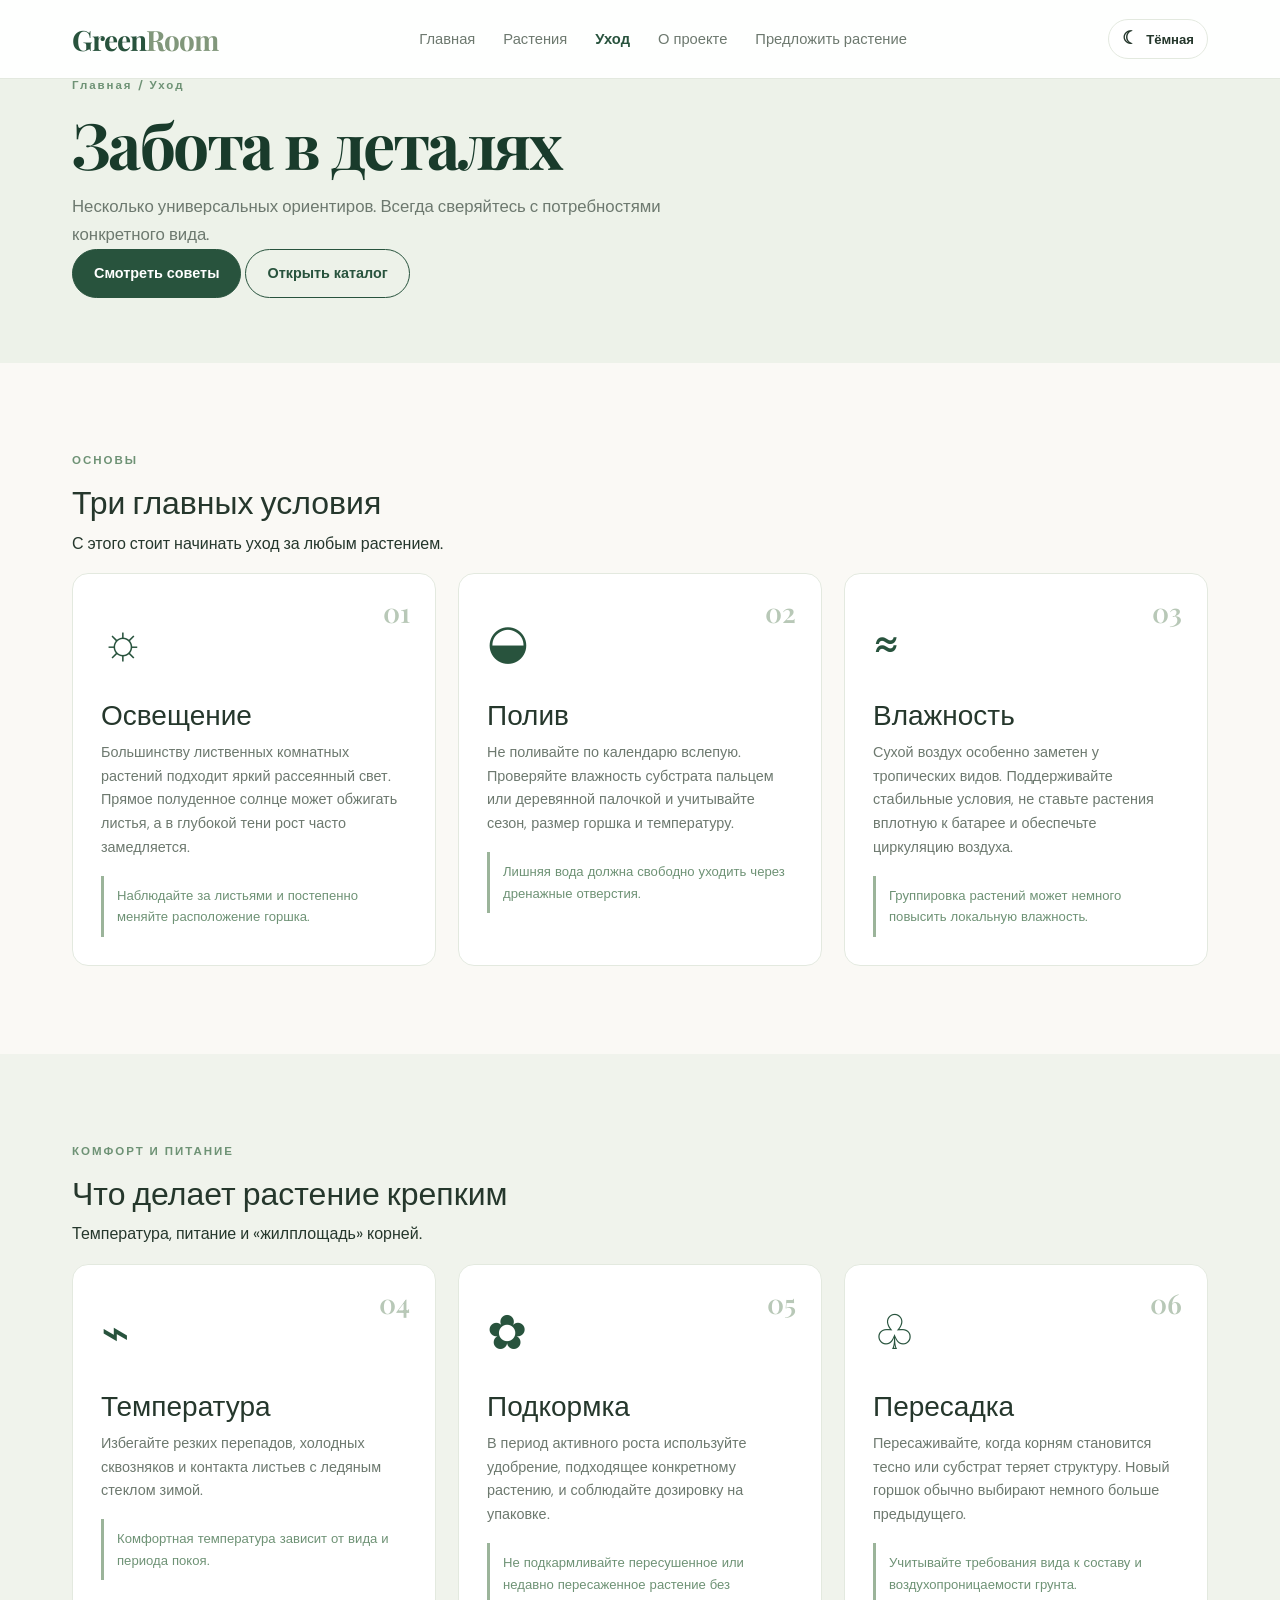
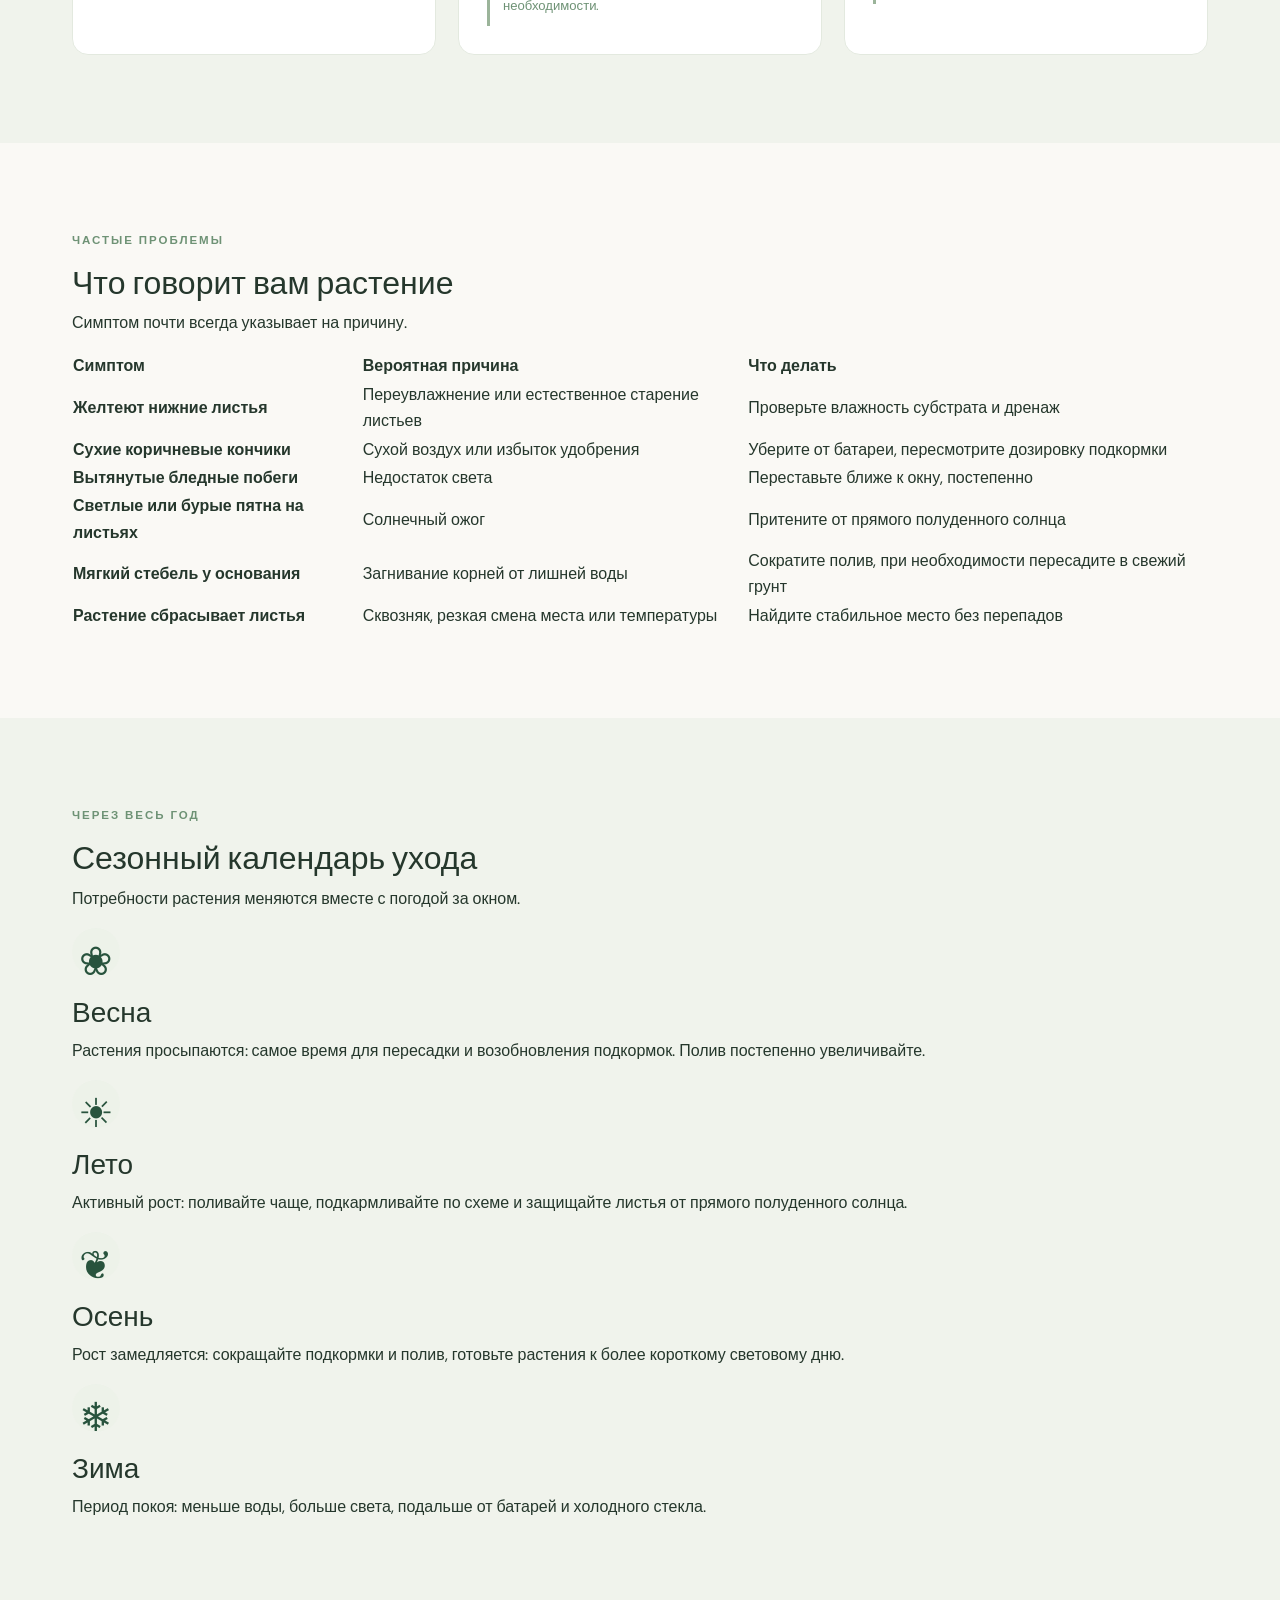
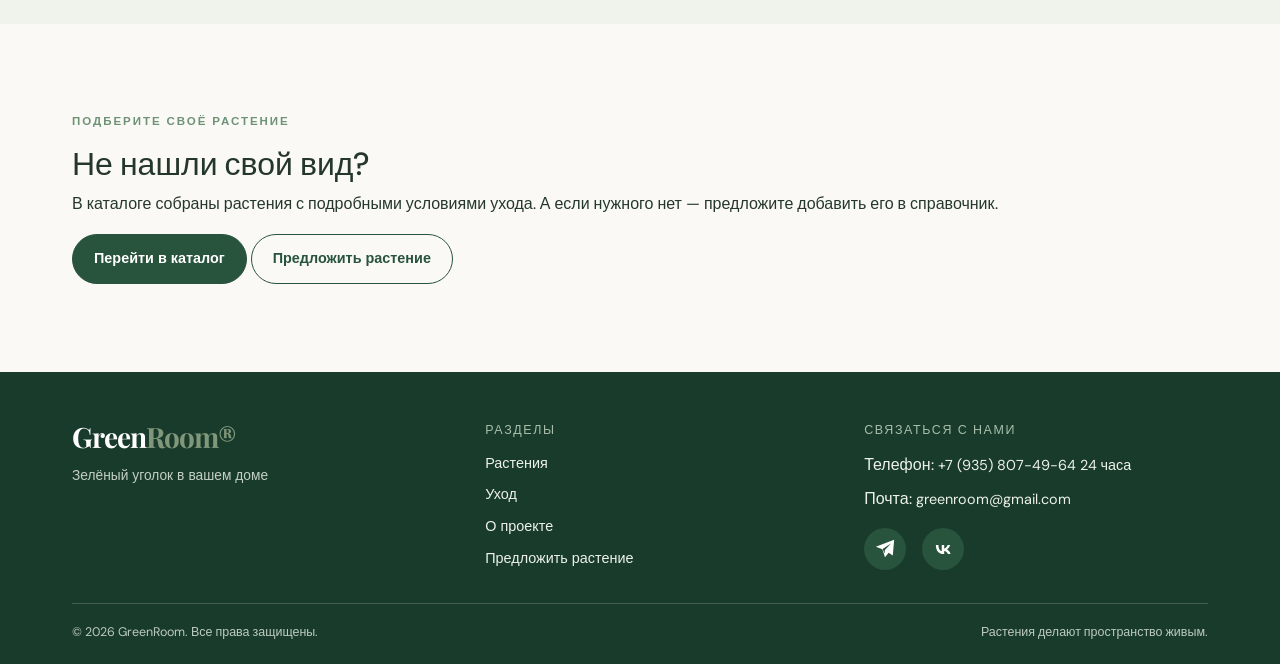
<file: care.html>
<!doctype html>
<html lang="ru">
<head>
  <meta charset="utf-8"><meta name="viewport" content="width=device-width, initial-scale=1">
  <meta name="description" content="Базовые советы по уходу за комнатными растениями.">
  <title>Советы по уходу — GreenRoom</title>
  <link rel="preconnect" href="https://fonts.googleapis.com"><link rel="preconnect" href="https://fonts.gstatic.com" crossorigin>
  <link href="https://fonts.googleapis.com/css2?family=DM+Sans:wght@400;500;600;700&family=Playfair+Display:wght@600;700&display=swap" rel="stylesheet">
  <link href="https://cdn.jsdelivr.net/npm/bootstrap@5.3.3/dist/css/bootstrap.min.css" rel="stylesheet">
  <link rel="stylesheet" href="css/styles.css"><script src="js/main.js" defer></script>
</head>
<body><div id="site-header"></div>
<main>

  <!-- ЭКРАН 1. Заглавный -->
  <section class="page-hero screen">
    <div class="container">
      <nav class="eyebrow" aria-label="Хлебные крошки">
        <a href="index.html">Главная</a>
        <span>/</span>
        <span>Уход</span>
      </nav>
      <h1>Забота в деталях</h1>
      <p>Несколько универсальных ориентиров. Всегда сверяйтесь с потребностями конкретного вида.</p>
      <div class="hero-actions">
        <a href="#basics" class="button">Смотреть советы</a>
        <a href="catalog.html" class="button button--light">Открыть каталог</a>
      </div>
    </div>
  </section>

  <!-- ЭКРАН 2. Основы: свет, полив, влажность -->
  <section id="basics" class="section screen">
    <div class="container">
      <div class="screen-heading">
        <span class="eyebrow">ОСНОВЫ</span>
        <h2>Три главных условия</h2>
        <p>С этого стоит начинать уход за любым растением.</p>
      </div>
      <div class="advice-grid">
        <article class="advice-card"><span class="advice-card__number">01</span><div class="advice-card__icon">☼</div><h3>Освещение</h3><p>Большинству лиственных комнатных растений подходит яркий рассеянный свет. Прямое полуденное солнце может обжигать листья, а в глубокой тени рост часто замедляется.</p><div class="advice-tip">Наблюдайте за листьями и постепенно меняйте расположение горшка.</div></article>
        <article class="advice-card"><span class="advice-card__number">02</span><div class="advice-card__icon">◒</div><h3>Полив</h3><p>Не поливайте по календарю вслепую. Проверяйте влажность субстрата пальцем или деревянной палочкой и учитывайте сезон, размер горшка и температуру.</p><div class="advice-tip">Лишняя вода должна свободно уходить через дренажные отверстия.</div></article>
        <article class="advice-card"><span class="advice-card__number">03</span><div class="advice-card__icon">≈</div><h3>Влажность</h3><p>Сухой воздух особенно заметен у тропических видов. Поддерживайте стабильные условия, не ставьте растения вплотную к батарее и обеспечьте циркуляцию воздуха.</p><div class="advice-tip">Группировка растений может немного повысить локальную влажность.</div></article>
      </div>
    </div>
  </section>

  <!-- ЭКРАН 3. Комфорт и питание: температура, подкормка, пересадка -->
  <section id="comfort" class="section section--soft screen">
    <div class="container">
      <div class="screen-heading">
        <span class="eyebrow">КОМФОРТ И ПИТАНИЕ</span>
        <h2>Что делает растение крепким</h2>
        <p>Температура, питание и «жилплощадь» корней.</p>
      </div>
      <div class="advice-grid">
        <article class="advice-card"><span class="advice-card__number">04</span><div class="advice-card__icon">⌁</div><h3>Температура</h3><p>Избегайте резких перепадов, холодных сквозняков и контакта листьев с ледяным стеклом зимой.</p><div class="advice-tip">Комфортная температура зависит от вида и периода покоя.</div></article>
        <article class="advice-card"><span class="advice-card__number">05</span><div class="advice-card__icon">✿</div><h3>Подкормка</h3><p>В период активного роста используйте удобрение, подходящее конкретному растению, и соблюдайте дозировку на упаковке.</p><div class="advice-tip">Не подкармливайте пересушенное или недавно пересаженное растение без необходимости.</div></article>
        <article class="advice-card"><span class="advice-card__number">06</span><div class="advice-card__icon">♧</div><h3>Пересадка</h3><p>Пересаживайте, когда корням становится тесно или субстрат теряет структуру. Новый горшок обычно выбирают немного больше предыдущего.</p><div class="advice-tip">Учитывайте требования вида к составу и воздухопроницаемости грунта.</div></article>
      </div>
    </div>
  </section>

  <!-- ЭКРАН 4. Частые проблемы -->
  <section id="problems" class="section screen">
    <div class="container">
      <div class="screen-heading">
        <span class="eyebrow">ЧАСТЫЕ ПРОБЛЕМЫ</span>
        <h2>Что говорит вам растение</h2>
        <p>Симптом почти всегда указывает на причину.</p>
      </div>
      <div class="table-wrap">
        <table class="problems-table">
          <thead>
            <tr><th scope="col">Симптом</th><th scope="col">Вероятная причина</th><th scope="col">Что делать</th></tr>
          </thead>
          <tbody>
            <tr><th scope="row">Желтеют нижние листья</th><td>Переувлажнение или естественное старение листьев</td><td>Проверьте влажность субстрата и дренаж</td></tr>
            <tr><th scope="row">Сухие коричневые кончики</th><td>Сухой воздух или избыток удобрения</td><td>Уберите от батареи, пересмотрите дозировку подкормки</td></tr>
            <tr><th scope="row">Вытянутые бледные побеги</th><td>Недостаток света</td><td>Переставьте ближе к окну, постепенно</td></tr>
            <tr><th scope="row">Светлые или бурые пятна на листьях</th><td>Солнечный ожог</td><td>Притените от прямого полуденного солнца</td></tr>
            <tr><th scope="row">Мягкий стебель у основания</th><td>Загнивание корней от лишней воды</td><td>Сократите полив, при необходимости пересадите в свежий грунт</td></tr>
            <tr><th scope="row">Растение сбрасывает листья</th><td>Сквозняк, резкая смена места или температуры</td><td>Найдите стабильное место без перепадов</td></tr>
          </tbody>
        </table>
      </div>
    </div>
  </section>

  <!-- ЭКРАН 5. Сезонный календарь -->
  <section id="seasons" class="section section--soft screen">
    <div class="container">
      <div class="screen-heading">
        <span class="eyebrow">ЧЕРЕЗ ВЕСЬ ГОД</span>
        <h2>Сезонный календарь ухода</h2>
        <p>Потребности растения меняются вместе с погодой за окном.</p>
      </div>
      <div class="season-grid">
        <article class="season-card"><div class="feature-card__icon">❀</div><h3>Весна</h3><p>Растения просыпаются: самое время для пересадки и возобновления подкормок. Полив постепенно увеличивайте.</p></article>
        <article class="season-card"><div class="feature-card__icon">☀</div><h3>Лето</h3><p>Активный рост: поливайте чаще, подкармливайте по схеме и защищайте листья от прямого полуденного солнца.</p></article>
        <article class="season-card"><div class="feature-card__icon">❦</div><h3>Осень</h3><p>Рост замедляется: сокращайте подкормки и полив, готовьте растения к более короткому световому дню.</p></article>
        <article class="season-card"><div class="feature-card__icon">❄</div><h3>Зима</h3><p>Период покоя: меньше воды, больше света, подальше от батарей и холодного стекла.</p></article>
      </div>
    </div>
  </section>

  <!-- ЭКРАН 6. Призыв к действию -->
  <section id="cta" class="section screen">
    <div class="container">
      <div class="screen-heading screen-heading--cta">
        <span class="eyebrow">ПОДБЕРИТЕ СВОЁ РАСТЕНИЕ</span>
        <h2>Не нашли свой вид?</h2>
        <p>В каталоге собраны растения с подробными условиями ухода. А если нужного нет — предложите добавить его в справочник.</p>
        <div class="hero-actions hero-actions--center">
          <a href="catalog.html" class="button">Перейти в каталог</a>
          <a href="about.html#suggest" class="button button--light">Предложить растение</a>
        </div>
      </div>
    </div>
  </section>

</main><div id="site-footer"></div></body></html>
</file>
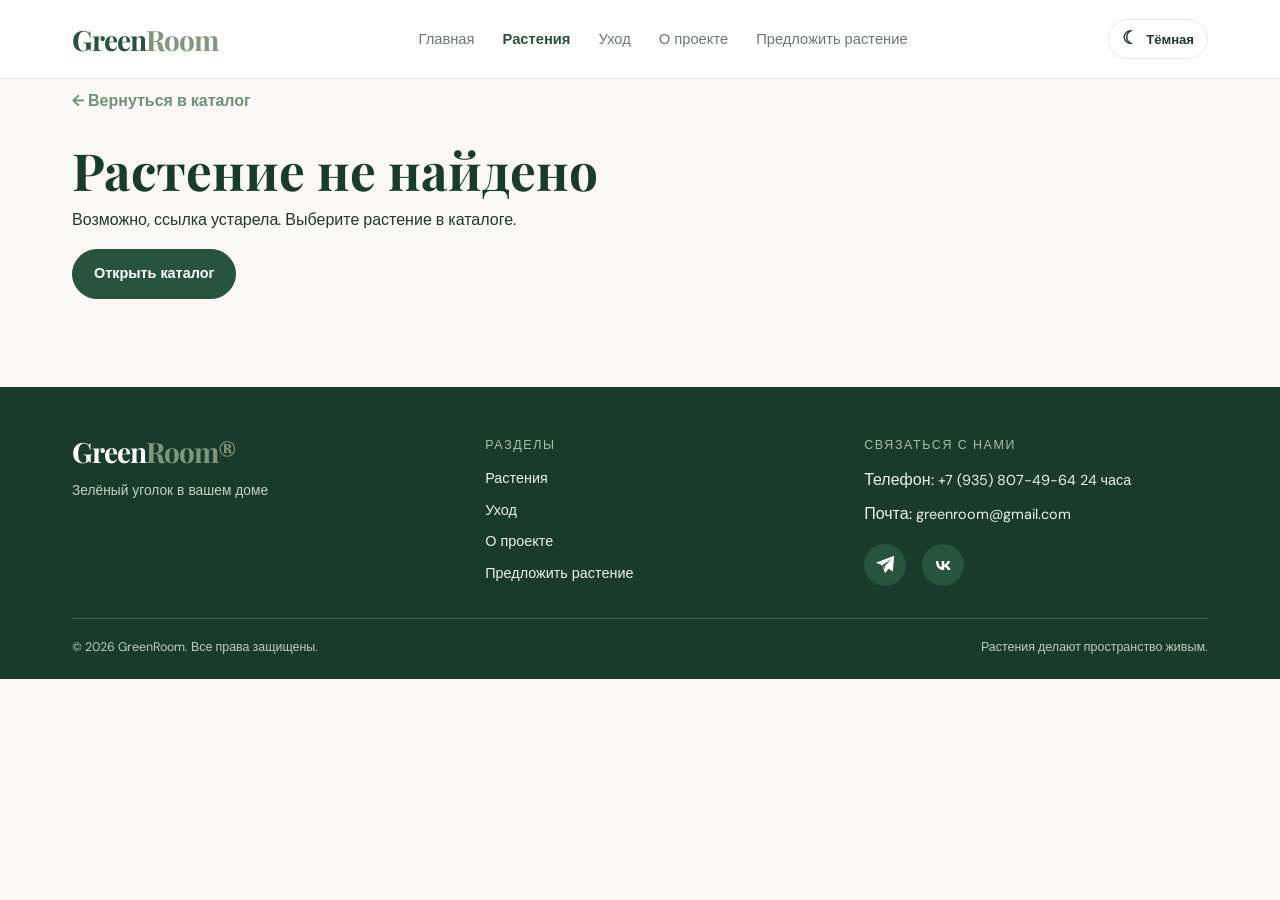
<file: plant.html>
<!doctype html>
<html lang="ru">
<head>
  <meta charset="utf-8"><meta name="viewport" content="width=device-width, initial-scale=1">
  <meta name="description" content="Карточка комнатного растения — GreenRoom.">
  <title>Растение — GreenRoom</title>
  <link rel="preconnect" href="https://fonts.googleapis.com"><link rel="preconnect" href="https://fonts.gstatic.com" crossorigin>
  <link href="https://fonts.googleapis.com/css2?family=DM+Sans:wght@400;500;600;700&family=Playfair+Display:wght@600;700&display=swap" rel="stylesheet">
  <link href="https://cdn.jsdelivr.net/npm/bootstrap@5.3.3/dist/css/bootstrap.min.css" rel="stylesheet">
  <link rel="stylesheet" href="css/styles.css"><script src="js/plants.js" defer></script><script src="js/main.js" defer></script><script src="js/plant-detail.js" defer></script>
</head>
<body><div id="site-header"></div>
<main id="plant-detail" class="section"><div class="container"><p>Загружаем карточку растения…</p></div></main>
<div id="site-footer"></div></body></html>
</file>
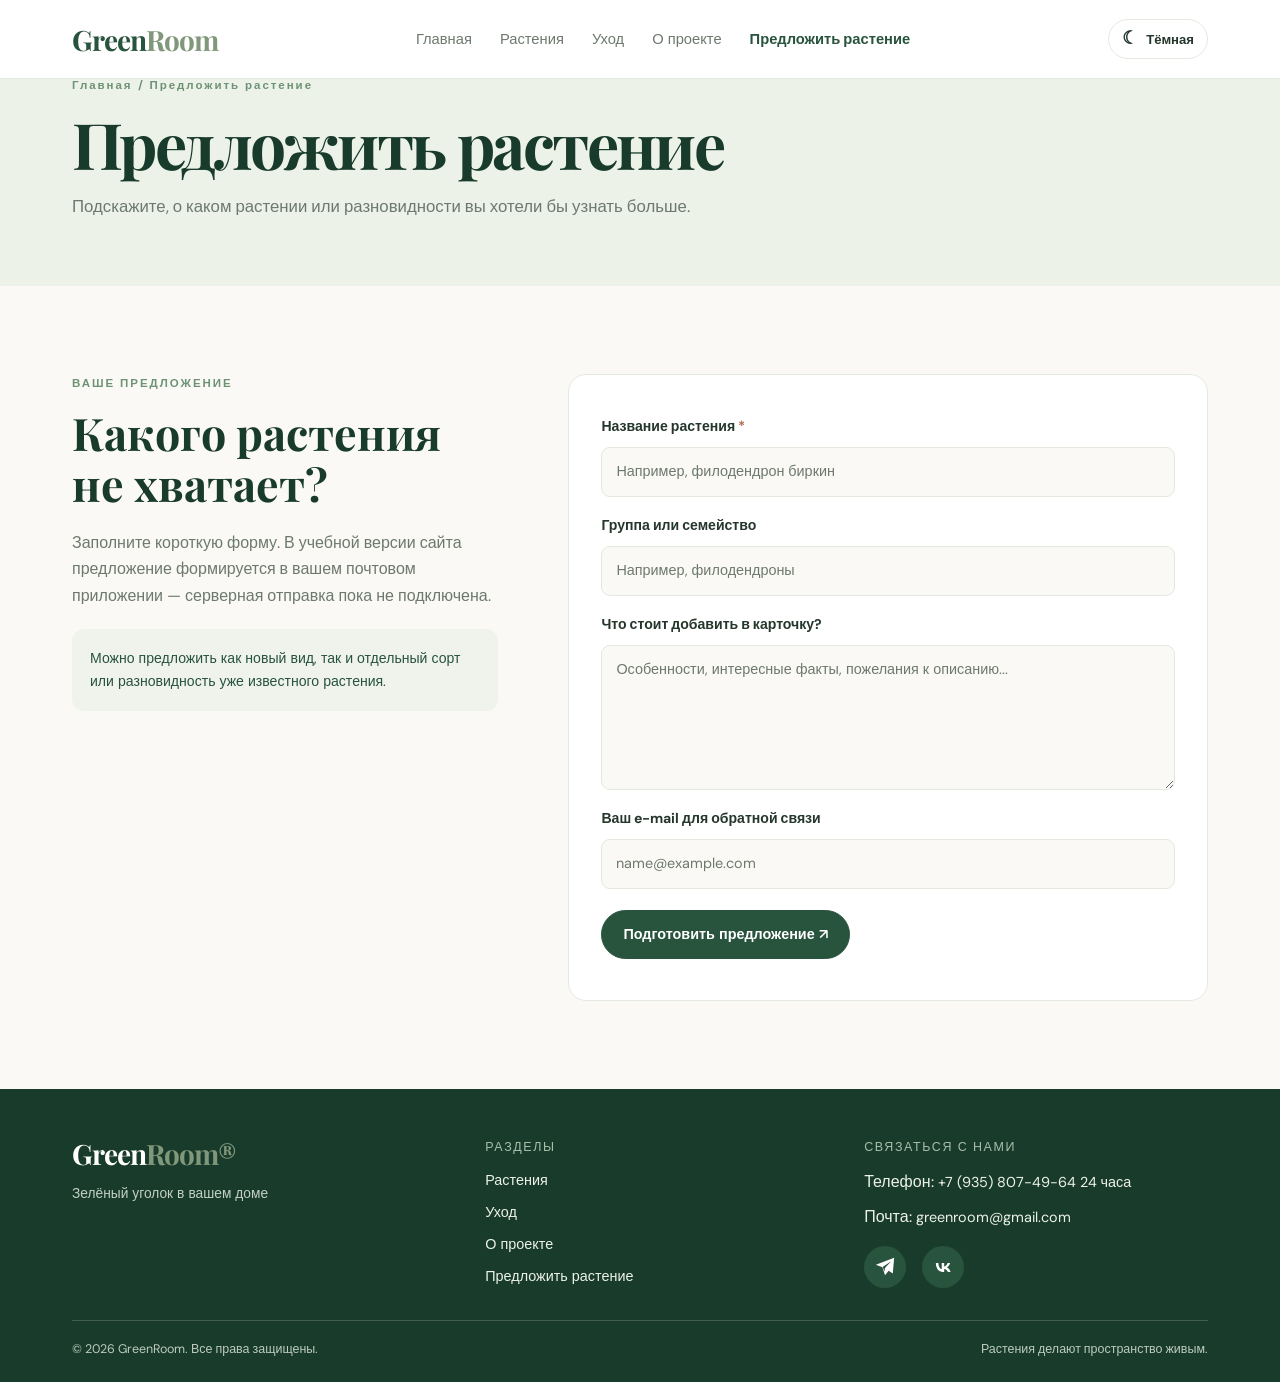
<file: suggest.html>
<!doctype html>
<html lang="ru">
<head>
  <meta charset="utf-8"><meta name="viewport" content="width=device-width, initial-scale=1">
  <meta name="description" content="Предложить растение для справочника GreenRoom.">
  <title>Предложить растение — GreenRoom</title>
  <link rel="preconnect" href="https://fonts.googleapis.com"><link rel="preconnect" href="https://fonts.gstatic.com" crossorigin>
  <link href="https://fonts.googleapis.com/css2?family=DM+Sans:wght@400;500;600;700&family=Playfair+Display:wght@600;700&display=swap" rel="stylesheet">
  <link href="https://cdn.jsdelivr.net/npm/bootstrap@5.3.3/dist/css/bootstrap.min.css" rel="stylesheet">
  <link rel="stylesheet" href="css/styles.css"><script src="js/main.js" defer></script><script src="js/suggest.js" defer></script>
</head>
<body><div id="site-header"></div>
<main>
  <section class="page-hero"><div class="container"><nav class="eyebrow" aria-label="Хлебные крошки">
  <a href="index.html">Главная</a>
  <span>/</span>
  <span>Предложить растение</span>
</nav><h1>Предложить растение</h1><p>Подскажите, о каком растении или разновидности вы хотели бы узнать больше.</p></div></section>
  <section class="section"><div class="container form-layout">
    <div class="form-intro"><span class="eyebrow">ВАШЕ ПРЕДЛОЖЕНИЕ</span><h2>Какого растения не хватает?</h2><p>Заполните короткую форму. В учебной версии сайта предложение формируется в вашем почтовом приложении — серверная отправка пока не подключена.</p><div class="form-note">Можно предложить как новый вид, так и отдельный сорт или разновидность уже известного растения.</div></div>
    <form class="suggest-form" id="suggest-form">
      <label for="plant-name">Название растения <span>*</span></label><input id="plant-name" name="plant" required placeholder="Например, филодендрон биркин">
      <label for="plant-group">Группа или семейство</label><input id="plant-group" name="group" placeholder="Например, филодендроны">
      <label for="plant-info">Что стоит добавить в карточку?</label><textarea id="plant-info" name="details" rows="5" placeholder="Особенности, интересные факты, пожелания к описанию..."></textarea>
      <label for="sender-email">Ваш e-mail для обратной связи</label><input id="sender-email" name="email" type="email" placeholder="name@example.com">
      <button class="button" type="submit">Подготовить предложение ↗</button>
      <p class="form-status" id="form-status" aria-live="polite"></p>
    </form>
  </div></section>
</main><div id="site-footer"></div></body></html>
</file>
<file: css/styles.css>
/* GreenRoom — общие стили сайта */
:root{--green:#28533d;--green-dark:#193b2b;--green-mid:#6e9275;--pale:#edf2e9;--cream:#faf9f5;--ink:#25372c;--muted:#6d796f;--line:#e3e9df;--white:#fff;--serif:"Playfair Display",Georgia,serif;--sans:"DM Sans",Arial,sans-serif}
*{box-sizing:border-box}html{scroll-behavior:smooth;scroll-padding-top:90px}body{margin:0;background:var(--cream);color:var(--ink);font-family:var(--sans);line-height:1.65}a{color:inherit;text-decoration:none}img{display:block;max-width:100%}.container{max-width:1160px}
.site-header{position:fixed;top:0;left: 0;width: 100%;z-index:1000;background:rgba(255,255,255,.96);border-bottom:1px solid rgba(40,83,61,.08);backdrop-filter:blur(12px)}.header-inner{min-height:78px;display:flex;align-items:center;justify-content:space-between;gap:24px}.brand{font:700 1.75rem var(--serif);color:var(--green);letter-spacing:-1px}.brand span{color:#81977b}.main-nav{display:flex;align-items:center;gap:28px}.main-nav a{font-size:.92rem;color:#526157;transition:color .2s}.main-nav a:hover,.main-nav a.active{color:var(--green);font-weight:700}.nav-toggle{display:none;border:1px solid var(--line);background:white;border-radius:10px;padding:8px 12px;color:var(--green)}
.hero{background:var(--pale);overflow:hidden}.hero__inner{min-height:570px;display:grid;grid-template-columns:1fr 1fr;align-items:center;gap:48px;padding-top:55px;padding-bottom:75px;position:relative}.hero__copy{max-width:550px}.eyebrow{display:block;color:var(--green-mid);font-size:.72rem;font-weight:700;letter-spacing:.17em;margin-bottom:14px}.hero h1,.page-hero h1{font:700 clamp(2.7rem,5vw,4.7rem)/1.08 var(--serif);letter-spacing:-.04em;color:var(--green-dark);margin:0 0 22px}.hero h1 em{color:#789678;font-weight:600}.hero__copy p{font-size:1.08rem;color:#5d6b60;max-width:500px;margin-bottom:28px}.button{display:inline-flex;align-items:center;justify-content:center;gap:12px;padding:12px 21px;border:1px solid var(--green);border-radius:30px;background:var(--green);color:white;font-weight:600;font-size:.9rem;transition:.2s}.button:hover{background:var(--green-dark);border-color:var(--green-dark);color:white;transform:translateY(-1px)}.button--light{background:transparent;color:var(--green)}.button--light:hover{color:white}.hero__visual{min-height:390px;border-radius:48% 48% 16px 16px}.hero__note{position:absolute;bottom:24px;left:12px;right:12px;display:flex;justify-content:space-between;color:#7b897d;font-size:.75rem;letter-spacing:.08em}
.image-placeholder{position:relative;display:flex;align-items:center;justify-content:center;overflow:hidden;background:linear-gradient(135deg,#dfe9dc,#f2f3e9 55%,#d4e1d2);border:1px solid #cfddce;color:#66806a;text-align:center}.image-placeholder:before,.plant-image:before{content:"";position:absolute;inset:12%;border:1px dashed rgba(67,105,72,.35);border-radius:inherit;pointer-events:none}.image-placeholder span{position:relative;padding:10px 16px;border-radius:30px;background:rgba(255,255,255,.72);font-size:.78rem;font-weight:600;letter-spacing:.04em}.section{padding:88px 0}.section--soft{background:#f0f3ec}.section-heading{display:flex;justify-content:space-between;align-items:end;gap:28px;margin-bottom:34px}.section-heading h2,.about-strip h2,.about-layout h2,.form-intro h2{font:700 clamp(2rem,3.5vw,3rem)/1.15 var(--serif);color:var(--green-dark);margin:0}.section-heading>p{max-width:350px;color:var(--muted);margin:0}.section-heading--row{align-items:end}.feature-grid{display:grid;grid-template-columns:repeat(3,1fr);gap:22px}.feature-card{padding:30px;border:1px solid var(--line);border-radius:16px;background:#fff;min-height:235px}.feature-card__icon{display:grid;place-items:center;width:48px;height:48px;border-radius:50%;background:var(--pale);color:var(--green);font-size:2.5rem;margin-bottom:20px}.feature-card h3{font:600 1.3rem var(--serif);margin-bottom:8px}.feature-card p{color:var(--muted);font-size:.92rem}.text-link{color:var(--green);font-weight:700;font-size:.9rem}.text-link:hover{text-decoration:underline;text-underline-offset:4px}
.plant-grid{display:grid;grid-template-columns:repeat(4,minmax(0,1fr));gap:24px}.plant-card{background:white;border:1px solid var(--line);border-radius:15px;overflow:hidden;transition:transform .2s,box-shadow .2s;min-width:0}.plant-card:hover{transform:translateY(-4px);box-shadow:0 14px 32px rgba(31,57,40,.09)}.plant-image{height:220px;position:relative;display:flex;align-items:center;justify-content:center;overflow:hidden;background:linear-gradient(145deg,#e1eadf,#f4f3e9);border-bottom:1px solid var(--line);color:#718b73}.plant-image span{font-size:.78rem;font-weight:600;background:rgba(255,255,255,.75);padding:8px 13px;border-radius:30px;z-index:1}.plant-image img{width:100%;height:100%;object-fit:cover;position:absolute;inset:0}.plant-card__body{padding:18px}.plant-card__group{color:#819080;font-size:.7rem;text-transform:uppercase;letter-spacing:.12em;font-weight:700}.plant-card h3{font:600 1.25rem var(--serif);margin:7px 0}.plant-card p{font-size:.87rem;color:var(--muted);min-height:46px;margin-bottom:13px}.plant-card .text-link{display:inline-block}
.about-strip{display:grid;grid-template-columns:1fr 1fr;gap:64px;align-items:center}.about-strip__visual{min-height:350px;border-radius:18px}.about-strip__copy p,.about-layout p{color:var(--muted);margin:20px 0 25px}.page-hero{padding:76px 0 65px;background:var(--pale)}.page-hero h1{font-size:clamp(2.6rem,5vw,4rem);margin-bottom:15px}.page-hero p{max-width:620px;color:var(--muted);font-size:1.05rem;margin:0}
.site-footer{background:var(--green-dark);color:#edf2e9;padding:46px 0 22px}.footer-main{display:grid;grid-template-columns:1.1fr 1fr 1fr;gap:35px;padding-bottom:32px}.brand--footer{color:white}.footer-tagline{color:#c3d0c4;font-size:.86rem;margin:8px 0 0}.footer-title{font-size:.78rem;text-transform:uppercase;letter-spacing:.13em;color:#a8bea9;margin:5px 0 14px}.footer-links{display:flex;flex-direction:column;gap:8px}.footer-links a,.footer-contact a{font-size:.9rem;color:#edf2e9}.footer-links a:hover,.footer-contact a:hover{text-decoration:underline}.footer-contact p{margin:0 0 8px}.footer-bottom{border-top:1px solid rgba(255,255,255,.18);padding-top:18px;display:flex;justify-content:space-between;gap:20px;color:#bdcbbf;font-size:.78rem}
.back-to-top{position:fixed;right:24px;bottom:24px;z-index:900;width:48px;height:48px;border:0;border-radius:50%;background:var(--green);color:white;font-size:1.3rem;box-shadow:0 8px 22px #193b2b33;opacity:0;visibility:hidden;transform:translateY(10px);transition:.2s}.back-to-top.is-visible{opacity:1;visibility:visible;transform:translateY(0)}.back-to-top:hover{background:var(--green-dark)}
.catalog-tools{display:flex;align-items:center;justify-content:space-between;gap:20px;flex-wrap:wrap;margin-bottom:22px}.search-box{display:flex;align-items:center;gap:10px;background:#fff;border:1px solid var(--line);border-radius:30px;padding:0 18px;min-width:min(100%,320px);height:48px;color:#78907b}.search-box input{border:0;outline:0;background:transparent;width:100%;font:inherit;font-size:.9rem}.filter-list{display:flex;flex-wrap:wrap;gap:8px}.filter-chip{border:1px solid var(--line);border-radius:30px;background:white;padding:9px 15px;color:#617064;font:600 .82rem var(--sans);cursor:pointer}.filter-chip.active,.filter-chip:hover{background:var(--green);border-color:var(--green);color:white}.results-count{color:var(--muted);font-size:.85rem;margin-bottom:18px}.empty-state{text-align:center;padding:50px;color:var(--muted);border:1px dashed #bdcdbd;border-radius:14px}.suggest-banner{margin-top:65px;padding:32px 36px;border-radius:18px;background:var(--pale);display:flex;align-items:center;justify-content:space-between;gap:24px}.suggest-banner h2{font:600 1.8rem var(--serif);color:var(--green-dark);margin:0 0 8px}.suggest-banner p{color:var(--muted);margin:0}
.advice-grid{display:grid;grid-template-columns:repeat(3,1fr);gap:22px}.advice-card{position:relative;background:white;border:1px solid var(--line);border-radius:16px;padding:28px;min-height:320px}.advice-card__number{position:absolute;right:25px;top:20px;color:#b8c8b7;font:600 1.7rem var(--serif)}.advice-card__icon{font-size:3rem;color:var(--green);margin-bottom:18px}.advice-card h2{font:600 1.4rem var(--serif);color:var(--green-dark)}.advice-card p{color:var(--muted);font-size:.9rem}.advice-tip{border-left:3px solid #9bb49a;padding:9px 0 9px 13px;color:var(--green);font-size:.82rem;margin-top:16px}
.about-layout{display:grid;grid-template-columns:1fr 1fr;gap:65px;align-items:center}.about-photo{min-height:430px;border-radius:18px}
.form-layout{display:grid;grid-template-columns:.8fr 1.2fr;gap:70px;align-items:start}.form-intro p{color:var(--muted);margin:20px 0}.form-note{background:var(--pale);padding:18px;border-radius:12px;color:var(--green);font-size:.88rem}.suggest-form{background:white;border:1px solid var(--line);border-radius:18px;padding:32px;display:flex;flex-direction:column;gap:9px}.suggest-form label{font-weight:700;font-size:.88rem;margin-top:8px}.suggest-form label span{color:#b46b55}.suggest-form input,.suggest-form textarea{width:100%;border:1px solid #dce4da;border-radius:9px;padding:12px 14px;font:inherit;font-size:.9rem;outline:none;background:#fdfefc}.suggest-form input:focus,.suggest-form textarea:focus{border-color:#789678;box-shadow:0 0 0 3px #78967822}.suggest-form textarea{resize:vertical}.suggest-form button{align-self:flex-start;margin-top:12px}.form-status{font-size:.85rem;color:var(--green);margin:0}
.plant-detail__top{display:grid;grid-template-columns:.9fr 1.1fr;gap:55px;align-items:center;margin-bottom:55px}.plant-detail__image{height:440px;border-radius:18px}.plant-detail__title{font:700 clamp(2.4rem,4vw,3.8rem)/1.1 var(--serif);color:var(--green-dark);margin:0 0 8px}.plant-detail__latin{color:#829083;font-style:italic;margin-bottom:18px}.plant-detail__description{color:var(--muted);font-size:1.02rem}.plant-detail__group{display:inline-block;border-radius:30px;background:var(--pale);color:var(--green);padding:6px 13px;font-size:.78rem;font-weight:700;margin-bottom:18px}.care-panel{background:#f0f3ec;border-radius:18px;padding:34px}.care-panel h2{font:600 2rem var(--serif);color:var(--green-dark);margin-bottom:8px}.care-panel>p{color:var(--muted);margin-bottom:28px}.care-metrics{display:grid;grid-template-columns:repeat(2,1fr);gap:22px}.metric{background:white;border:1px solid var(--line);border-radius:13px;padding:20px}.metric__head{display:flex;justify-content:space-between;gap:10px;align-items:center;margin-bottom:12px}.metric__name{font-weight:700}.metric__value{font-size:.78rem;color:var(--green);font-weight:700}.segmented-bar{display:grid;grid-template-columns:repeat(5,1fr);gap:5px;margin-bottom:10px}.segment{height:9px;border-radius:5px;background:#e5ebe2}.segment.filled{background:#6f9875}.metric small{color:var(--muted);font-size:.8rem}.plant-note{margin-top:24px;padding:18px 20px;background:white;border-radius:12px;color:#5f6f62;font-size:.88rem}.detail-back{display:inline-block;margin-bottom:28px;color:var(--green);font-weight:700}
@media(max-width:900px){.plant-grid{grid-template-columns:repeat(2,minmax(0,1fr))}.hero__inner{gap:25px}.hero__visual{min-height:330px}.footer-main{grid-template-columns:1fr 1fr}.footer-brand{grid-column:1/-1}.advice-grid{grid-template-columns:repeat(2,1fr)}.form-layout{gap:35px}.plant-detail__top{gap:30px}}
@media(max-width:700px){.header-inner{min-height:70px;flex-wrap:wrap}.nav-toggle{display:block}.main-nav{display:none;order:3;width:100%;padding:0 0 17px;flex-direction:column;align-items:flex-start;gap:13px}.main-nav.is-open{display:flex}.hero__inner{grid-template-columns:1fr;padding-top:55px;padding-bottom:75px}.hero__visual{min-height:270px;grid-row:1}.hero__copy{grid-row:2}.hero__note{bottom:20px}.section{padding:62px 0}.section-heading,.section-heading--row{align-items:flex-start;flex-direction:column}.feature-grid,.about-strip,.about-layout,.form-layout,.plant-detail__top{grid-template-columns:1fr}.about-strip{gap:30px}.about-strip__visual{min-height:260px}.advice-grid{grid-template-columns:1fr}.advice-card{min-height:0}.footer-main{grid-template-columns:1fr;gap:25px}.footer-brand{grid-column:auto}.footer-bottom{flex-direction:column;gap:7px}.suggest-banner{align-items:flex-start;flex-direction:column;padding:26px}.plant-detail__image{height:320px}.care-metrics{grid-template-columns:1fr}.care-panel{padding:22px}.form-layout{gap:28px}.suggest-form{padding:23px}}
@media(max-width:480px){.plant-grid{grid-template-columns:1fr}.plant-image{height:245px}.filter-list{width:100%}.filter-chip{font-size:.76rem;padding:8px 11px}.search-box{width:100%}.hero h1{font-size:2.65rem}.back-to-top{right:15px;bottom:15px}}


/* Двухуровневый каталог: сначала род, затем виды */
.genus-card{display:flex;flex-direction:column;text-align:left;padding:0;background:#fff;border:1px solid var(--line);border-radius:16px;overflow:hidden;color:inherit;cursor:pointer;min-width:0;transition:transform .2s,box-shadow .2s}
.genus-card:hover{transform:translateY(-4px);box-shadow:0 14px 32px rgba(31,57,40,.09)}
.genus-card__visual{height:150px;display:flex;align-items:center;justify-content:center;background:linear-gradient(145deg,#e1eadf,#f4f3e9);font-size:3.5rem}
.genus-card__body{display:flex;flex-direction:column;align-items:flex-start;gap:7px;padding:18px}
.genus-card__body strong{font:600 1.35rem var(--serif);color:var(--green-dark)}
.genus-card__body small,.genus-card__examples{color:var(--muted);font-size:.82rem}
.genus-card__examples{min-height:38px}
.genus-card .text-link{font-size:.88rem;font-weight:700;color:var(--green);margin-top:5px}
.catalog-back{border:0;background:transparent;padding:0;margin:0 0 12px;font:700 .9rem var(--sans);cursor:pointer}
.plant-note+.plant-note{margin-top:12px}


/* Реальные фотографии растений */
.plant-image img,.plant-detail__image img,.genus-card__visual img,.hero__visual img{
  display:block;width:100%;height:100%;object-fit:cover;position:absolute;inset:0;
}
.plant-image img{transition:transform .35s ease}
.plant-card:hover .plant-image img{transform:scale(1.04)}
.plant-detail__image{position:relative;overflow:hidden;background:#e8eee5;border-radius:18px}
.genus-card__visual{position:relative;display:block;height:150px;overflow:hidden;padding:0}
.genus-card__visual img{object-position:center}
.hero__visual{position:relative;overflow:hidden}
.hero__visual img{object-position:center 45%}


/* Фотография на странице «О проекте» */
.about-photo{position:relative;overflow:hidden;min-height:360px;border-radius:22px;background:#e8eee5}
.about-photo img{display:block;width:100%;height:100%;min-height:360px;object-fit:cover;position:absolute;inset:0}

/* Иконки svg */
.footer-socials {
    display: flex;
    align-items: center;
    gap: 16px;
    margin-top: 16px;
}

.footer-socials a {
    width: 42px;
    height: 42px;
    display: flex;
    align-items: center;
    justify-content: center;
    background: var(--green);
    border-radius: 50%;
    transition: .3s;
}

.footer-socials a:hover {
    background: #81977b;
    transform: translateY(-3px);
}

.footer-socials svg {
    width: 22px;
    height: 22px;
}


/* Оформление блока «Как мы работаем» */

#principles .text-columns {
    display: grid;
    grid-template-columns: 1fr 1fr;
    gap: 25px 65px;
    position: relative;
    margin-top: 55px;
}

#principles .text-columns::before {
    content: "";
    position: absolute;
    left: 50%;
    top: 5px;
    bottom: 5px;
    width: 1px;
    background: var(--line);
}

#principles .text-columns h3 {
    font-family: var(--serif);
    font-size: 1.8rem;
    font-weight: 700;
    line-height: 1.25;
    color: var(--green-dark);
    margin: 0 0 8px;
    padding-bottom: 17px;
    position: relative;
}

#principles .text-columns h3::after {
    content: "";
    position: absolute;
    left: 0;
    bottom: 0;
    width: 45px;
    height: 3px;
    border-radius: 5px;
    background: var(--green-mid);
}

#principles .text-columns h3:nth-of-type(2) {
    grid-column: 2;
    grid-row: 1;
}

#principles .text-columns p {
    font-family: var(--sans);
    font-size: .96rem;
    line-height: 1.9;
    letter-spacing: .01em;
    color: var(--muted);
    margin: 0;
}

#principles .text-columns p:nth-of-type(3) {
    grid-column: 2;
    grid-row: 2;
}

#principles .text-columns p:nth-of-type(4) {
    grid-column: 2;
    grid-row: 3;
}

/* Адаптация для телефонов */

@media (max-width: 700px) {
    #principles .text-columns {
        display: flex;
        flex-direction: column;
        gap: 17px;
        margin-top: 35px;
    }

    #principles .text-columns::before {
        display: none;
    }

    #principles .text-columns h3 {
        font-size: 1.6rem;
        margin-top: 25px;
    }

    #principles .text-columns p {
        font-size: .92rem;
        line-height: 1.8;
    }
}



/* Переключение светлой и тёмной темы */
:root {
  color-scheme: light;
  --page-bg: var(--cream);
  --surface: #ffffff;
  --surface-soft: #f0f3ec;
  --text-main: var(--ink);
  --text-muted: var(--muted);
}
:root[data-theme="dark"] {
  color-scheme: dark;
  --cream: #151d18;
  --pale: #202d24;
  --ink: #e4ece4;
  --muted: #aab8ac;
  --line: #34443a;
  --white: #202a23;
  --green: #83ad8b;
  --green-dark: #c1d8c2;
  --green-mid: #9cbd9e;
  --page-bg: #151d18;
  --surface: #202a23;
  --surface-soft: #202d24;
  --text-main: #e4ece4;
  --text-muted: #aab8ac;
}
html, body, .site-header, .hero, .section, .section--soft, .page-hero,
.feature-card, .plant-card, .genus-card, .advice-card, .suggest-form,
.care-panel, .metric, .search-box, .filter-chip, .suggest-banner,
.form-note, .plant-note, .image-placeholder, .plant-image, .genus-card__visual {
  transition: background-color .38s ease, color .38s ease, border-color .38s ease,
              box-shadow .38s ease;
}
body { background: var(--page-bg); color: var(--text-main); }
.site-header { background: color-mix(in srgb, var(--surface) 94%, transparent); border-color: var(--line); }
.main-nav a { color: var(--text-muted); }
.main-nav a:hover, .main-nav a.active { color: var(--green); }
.nav-toggle { background: var(--surface); color: var(--green); border-color: var(--line); }
.hero, .page-hero { background: var(--pale); }
.hero h1, .page-hero h1, .section-heading h2, .about-strip h2,
.about-layout h2, .form-intro h2, .suggest-banner h2,
.advice-card h2, .plant-detail__title, .care-panel h2,
.genus-card__body strong { color: var(--green-dark); }
.hero__copy p, .page-hero p, .section-heading > p,
.plant-card p, .about-strip__copy p, .about-layout p,
.advice-card p, .form-intro p, .care-panel > p,
.plant-detail__description { color: var(--text-muted); }
.section--soft, .care-panel, .suggest-banner, .form-note { background: var(--surface-soft); }
.feature-card, .plant-card, .genus-card, .advice-card,
.suggest-form, .metric, .search-box { background: var(--surface); border-color: var(--line); }
.genus-card { color: var(--text-main); }
.search-box input, .suggest-form input, .suggest-form textarea {
  color: var(--text-main); background: var(--page-bg); border-color: var(--line);
}
.search-box input::placeholder, .suggest-form input::placeholder,
.suggest-form textarea::placeholder { color: var(--text-muted); }
.filter-chip { background: var(--surface); color: var(--text-muted); border-color: var(--line); }
.filter-chip.active, .filter-chip:hover { background: var(--green); color: #142018; }
.plant-note { background: var(--surface); color: var(--text-muted); }
.segment { background: #3a493e; }
.segment.filled { background: #83ad8b; }
.image-placeholder, .plant-image, .genus-card__visual, .plant-detail__image,
.about-photo { background: #26382c; }
.eyebrow, .text-link, .detail-back, .advice-tip { color: var(--green-mid); }
.results-count, .empty-state { color: var(--text-muted); }
.empty-state { border-color: var(--line); }
.theme-toggle {
  flex: 0 0 auto; display: inline-flex; align-items: center; justify-content: center;
  gap: 8px; min-height: 40px; padding: 8px 13px; border: 1px solid var(--line);
  border-radius: 24px; background: var(--surface); color: var(--text-main);
  font: 600 .82rem var(--sans); cursor: pointer;
  transition: background-color .25s ease, color .25s ease, border-color .25s ease,
              transform .25s ease;
}
.theme-toggle:hover { border-color: var(--green-mid); transform: translateY(-1px); }
.theme-toggle__icon { font-size: 1.1rem; line-height: 1; }
:root[data-theme="dark"] .button--light { color: var(--green-dark); }
:root[data-theme="dark"] .button--light:hover { color: #fff; }
:root[data-theme="dark"] .feature-card__icon { background: #2b4031; color: #a8c9aa; }
:root[data-theme="dark"] .site-footer { background: #101711; }
:root[data-theme="dark"] .footer-socials a { background: #34523c; }
:root[data-theme="dark"] .plant-image span,
:root[data-theme="dark"] .image-placeholder span {
  background: rgba(20, 30, 23, .78); color: #d5e4d6;
}
@media (max-width: 700px) {
  .theme-toggle { margin-left: auto; }
  .header-inner { column-gap: 12px; }
}
@media (prefers-reduced-motion: reduce) {
  *, *::before, *::after {
    scroll-behavior: auto !important;
    transition-duration: .01ms !important;
    animation-duration: .01ms !important;
    animation-iteration-count: 1 !important;
  }
}


/* Избранное */
.plant-image { position: relative; }
.favorite-button {
  position: absolute; z-index: 3; top: 12px; right: 12px;
  display: grid; place-items: center; width: 42px; height: 42px;
  border: 1px solid rgba(40,83,61,.18); border-radius: 50%;
  background: rgba(255,255,255,.92); color: #6f8172;
  font: 700 1.35rem/1 var(--sans); cursor: pointer;
  box-shadow: 0 3px 12px rgba(20,40,25,.12);
  transition: transform .22s ease, background-color .22s ease, color .22s ease;
}
.favorite-button:hover { transform: scale(1.1); }
.favorite-button.is-favorite { background: #28533d; color: #fff; }
.favorite-button:focus-visible { outline: 3px solid var(--green-mid); outline-offset: 3px; }
.favorites-empty { max-width: 620px; margin: 0 auto; }
.favorites-empty .button { margin-top: 18px; }
.detail-favorite { margin: 8px 0 18px; }
:root[data-theme="dark"] .favorite-button {
  background: rgba(28,40,31,.94); color: #b9c9bb; border-color: #526456;
}
:root[data-theme="dark"] .favorite-button.is-favorite {
  background: #83ad8b; color: #142018;
}


/* Вкладки каталога: все растения и избранное */
.catalog-tabs {
  display: flex;
  gap: 10px;
  flex-wrap: wrap;
  margin: 0 0 28px;
  border-bottom: 1px solid var(--line, rgba(40,83,61,.18));
}
.catalog-tab {
  appearance: none;
  border: 0;
  border-bottom: 3px solid transparent;
  margin-bottom: -1px;
  padding: 12px 18px;
  background: transparent;
  color: var(--muted, #718075);
  font: 600 1rem/1.3 var(--sans);
  cursor: pointer;
  transition: color .22s ease, border-color .22s ease, background-color .22s ease;
}
.catalog-tab:hover { color: var(--green, #28533d); }
.catalog-tab.is-active {
  color: var(--green, #28533d);
  border-bottom-color: var(--green, #28533d);
}
.favorites-count { margin: 0 0 22px; }
.favorites-empty { text-align: center; padding: 52px 24px; }
.favorites-empty h2 { margin-bottom: 10px; }
.favorites-empty p { margin-bottom: 20px; }
:root[data-theme="dark"] .catalog-tabs { border-color: rgba(190,210,190,.2); }
:root[data-theme="dark"] .catalog-tab { color: #aebcaf; }
:root[data-theme="dark"] .catalog-tab:hover,
:root[data-theme="dark"] .catalog-tab.is-active { color: #b8d4bc; }
:root[data-theme="dark"] .catalog-tab.is-active { border-bottom-color: #83ad8b; }


/* ========================================
   ПЛАВНЫЕ АНИМАЦИИ GREENROOM
======================================== */

/* Общая плавность изменения цветов */
html {
  scroll-behavior: smooth;
}

body {
  animation: page-appear 0.55s ease both;
}

@keyframes page-appear {
  from {
    opacity: 0;
  }
  to {
    opacity: 1;
  }
}

/* Появление заголовков */
.page-hero h1,
.page-hero p {
  animation: slide-up 0.7s ease both;
}

.page-hero p {
  animation-delay: 0.12s;
}

@keyframes slide-up {
  from {
    opacity: 0;
    transform: translateY(18px);
  }
  to {
    opacity: 1;
    transform: translateY(0);
  }
}

/* Появление карточек растений */
.plant-card,
.genus-card {
  animation: card-appear 0.55s cubic-bezier(.2, .7, .3, 1) both;
}

.plant-card:nth-child(2),
.genus-card:nth-child(2) {
  animation-delay: 0.07s;
}

.plant-card:nth-child(3),
.genus-card:nth-child(3) {
  animation-delay: 0.14s;
}

.plant-card:nth-child(4),
.genus-card:nth-child(4) {
  animation-delay: 0.21s;
}

.plant-card:nth-child(5),
.genus-card:nth-child(5) {
  animation-delay: 0.28s;
}

.plant-card:nth-child(6),
.genus-card:nth-child(6) {
  animation-delay: 0.35s;
}

@keyframes card-appear {
  from {
    opacity: 0;
    transform: translateY(22px) scale(.98);
  }
  to {
    opacity: 1;
    transform: translateY(0) scale(1);
  }
}

/* Наведение на карточки */
.plant-card,
.genus-card {
  transition:
    transform 0.3s ease,
    box-shadow 0.3s ease,
    border-color 0.3s ease;
}

.plant-card:hover,
.genus-card:hover {
  transform: translateY(-6px);
  box-shadow: 0 16px 35px rgba(31, 57, 40, .12);
}

/* Увеличение фотографий */
.plant-image img,
.genus-card__visual img,
.plant-detail__image img {
  transition: transform 0.55s cubic-bezier(.2, .7, .3, 1);
}

.plant-card:hover .plant-image img,
.genus-card:hover .genus-card__visual img {
  transform: scale(1.07);
}

/* Сердечко избранного */
.favorite-button {
  transition:
    transform 0.25s ease,
    background-color 0.25s ease,
    color 0.25s ease;
}

.favorite-button:hover {
  transform: scale(1.15);
}

.favorite-button:active {
  transform: scale(.85);
}

.favorite-button.is-favorite {
  animation: heart-pop 0.35s ease;
}

@keyframes heart-pop {
  0% {
    transform: scale(.7);
  }
  55% {
    transform: scale(1.25);
  }
  100% {
    transform: scale(1);
  }
}

/* Кнопки и ссылки */
.button,
.text-link,
.catalog-tab,
.theme-toggle,
.detail-back {
  transition:
    color 0.25s ease,
    background-color 0.25s ease,
    border-color 0.25s ease,
    transform 0.25s ease,
    box-shadow 0.25s ease;
}

.button:hover {
  transform: translateY(-3px);
  box-shadow: 0 8px 20px rgba(31, 57, 40, .13);
}

.button:active {
  transform: translateY(0) scale(.98);
}

/* Поле поиска */
.search-box {
  transition:
    border-color 0.25s ease,
    box-shadow 0.25s ease;
}

.search-box:focus-within {
  border-color: var(--green);
  box-shadow: 0 0 0 4px rgba(105, 145, 105, .13);
}

/* Плавное появление пустого состояния */
.empty-state:not(.d-none) {
  animation: slide-up 0.4s ease both;
}

/* Кнопка возврата наверх */
.back-to-top {
  transition:
    opacity 0.3s ease,
    transform 0.3s ease,
    background-color 0.25s ease;
}

.back-to-top:hover {
  transform: translateY(-5px);
}

/* Уважение системной настройки
   уменьшения анимации */
@media (prefers-reduced-motion: reduce) {
  *,
  *::before,
  *::after {
    scroll-behavior: auto !important;
    animation-duration: 0.01ms !important;
    animation-iteration-count: 1 !important;
    transition-duration: 0.01ms !important;
  }
}


/* ========================================
   ПОЯВЛЕНИЕ ЭЛЕМЕНТОВ ПРИ ПРОКРУТКЕ
======================================== */

.scroll-reveal {
  opacity: 0;
  transform: translateY(35px);
  transition:
    opacity 0.75s ease,
    transform 0.75s cubic-bezier(.2, .7, .3, 1);
  will-change: opacity, transform;
}

.scroll-reveal.is-visible {
  opacity: 1;
  transform: translateY(0);
}

/* Карточки появляются последовательно */
.plant-card.scroll-reveal:nth-child(2),
.genus-card.scroll-reveal:nth-child(2) {
  transition-delay: 0.08s;
}

.plant-card.scroll-reveal:nth-child(3),
.genus-card.scroll-reveal:nth-child(3) {
  transition-delay: 0.16s;
}

.plant-card.scroll-reveal:nth-child(4),
.genus-card.scroll-reveal:nth-child(4) {
  transition-delay: 0.24s;
}

.plant-card.scroll-reveal:nth-child(5),
.genus-card.scroll-reveal:nth-child(5) {
  transition-delay: 0.32s;
}

.plant-card.scroll-reveal:nth-child(6),
.genus-card.scroll-reveal:nth-child(6) {
  transition-delay: 0.40s;
}

/* Альтернативное появление слева и справа */
.scroll-reveal.from-left {
  transform: translateX(-40px);
}

.scroll-reveal.from-right {
  transform: translateX(40px);
}

.scroll-reveal.from-left.is-visible,
.scroll-reveal.from-right.is-visible {
  transform: translateX(0);
}

/* Учитываем настройки доступности */
@media (prefers-reduced-motion: reduce) {
  .scroll-reveal,
  .scroll-reveal.is-visible {
    opacity: 1;
    transform: none;
    transition: none;
  }
}
</file>
